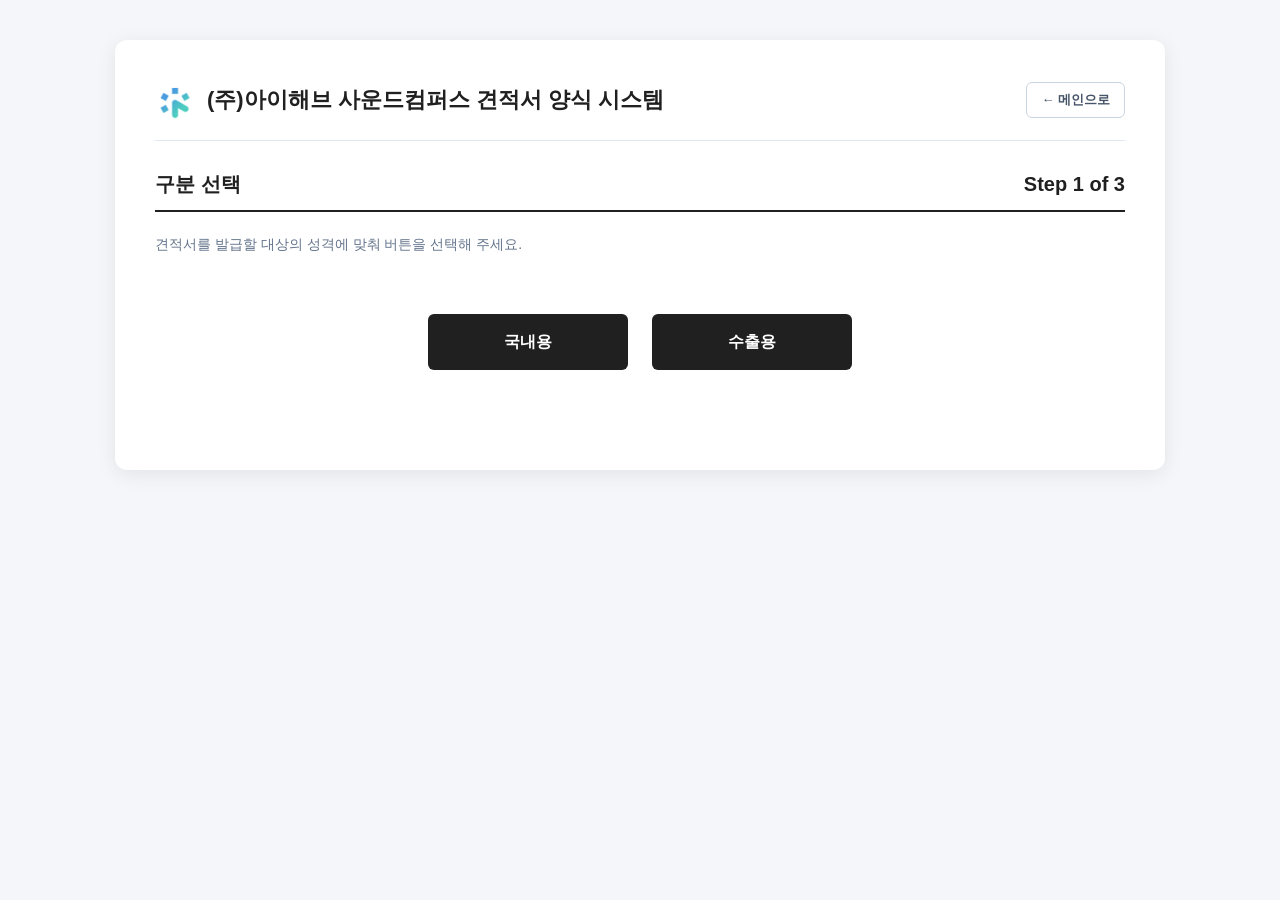
<file: soundcompass/index.html>
<html lang="ko">
<head>
    <meta charset="UTF-8">
    <meta name="viewport" content="width=device-width, initial-scale=1.0">
    <title>사운드컴퍼스 견적서</title>
    <link rel="stylesheet" href="style.css">
</head>
<body>

    <!-- App Flow Workspace Container -->
    <div class="app-container" id="workspaceContainer">

        <!-- Header Area Shared -->
        <div class="header-area">
            <div class="logo-title-group">
                <div class="logo-placeholder"><img src="logo-soundlocalization.png" alt="사운드컴퍼스 로고" style="width:80%;height:80%;margin-top:6px;object-fit:contain;border-radius:8px;"></div>
                <div class="main-title">(주)아이해브 사운드컴퍼스 견적서 양식 시스템</div>
            </div>
            <a href="../index.html" class="home-link">← 메인으로</a>
        </div>

        <!-- STEP 1: Main Target Select -->
        <div id="step1" class="step-section active">
            <div class="section-title">구분 선택 <span>Step 1 of 3</span></div>
            <p style="color: #64748b; font-size: 14px; margin-bottom: 30px;">견적서를 발급할 대상의 성격에 맞춰 버튼을 선택해 주세요.</p>
            <div class="type-btn-container">
                <button type="button" class="type-btn" onclick="selectType('center')">국내용</button>
                <button type="button" class="type-btn" onclick="selectType('export')">수출용</button>
            </div>

            <div id="savedListSection" class="saved-list-section" style="display:none;">
                <div class="saved-list-header">
                    <span class="saved-list-title">저장된 견적서</span>
                    <span class="saved-list-count" id="savedListCount"></span>
                </div>
                <div id="savedListContainer"></div>
            </div>
        </div>

        <!-- STEP 2: Option List Grid -->
        <div id="step2" class="step-section">
            <div class="section-title"><span id="typeTitleText">옵션 선택</span> <span>Step 2 of 3</span></div>
            <p style="color: #64748b; font-size: 14px; margin-bottom: 20px;" id="step2Desc">제공 품목 중 견적서에 포함할 옵션 1개를 선택하고 상세 구성을 확인해 주세요.</p>

            <!-- 국내용 문서 종류 (수출용은 Step 3 의 docSettingsBar 사용) -->
            <div class="doc-type-ko-bar" id="docTypeKoBar" style="display:none;">
                <span class="form-label">문서 종류</span>
                <label class="doc-type-radio">
                    <input type="radio" name="docTypeKo" value="quotation" checked onchange="onDocTypeKoChange(this.value)">
                    <span>견적서</span>
                </label>
                <label class="doc-type-radio">
                    <input type="radio" name="docTypeKo" value="statement" onchange="onDocTypeKoChange(this.value)">
                    <span>거래명세서</span>
                </label>
            </div>

            <div class="discount-toggle-bar">
                <label class="discount-toggle-label">
                    <input type="checkbox" id="discountToggle" onchange="toggleDiscount()">
                    <span>안내용 할인가 적용</span>
                </label>
                <span class="discount-toggle-desc" id="discountToggleDesc">체크 시 할인율과 할인가가 견적서에 표시됩니다</span>
            </div>

            <div class="options-grid" id="optionsContainer">
                <!-- Javascript will insert options dynamically here -->
            </div>

            <div class="action-footer">
                <button type="button" class="btn-secondary" onclick="goStep(1)">이전으로</button>
                <button type="button" class="btn-primary" onclick="validateAndGoStep3()">다음 단계로</button>
            </div>
        </div>

        <!-- STEP 3: Metadata and Values Inputs -->
        <div id="step3" class="step-section">
            <div class="section-title">상세 정보 입력 <span>Step 3 of 3</span></div>
            <p style="color: #64748b; font-size: 14px; margin-bottom: 24px;">고객 정보 및 금액 정보를 입력해 주세요. 세액과 총 합계 금액은 공급가액 입력 시 실시간 자동 계산됩니다.</p>

            <div class="doc-settings-bar" id="docSettingsBar" style="display:none;">
                <div class="form-group">
                    <label class="form-label">문서 종류</label>
                    <select id="inputDocType" class="form-input" onchange="onDocSettingsChange()">
                        <option value="quotation">Quotation (견적서)</option>
                        <option value="invoice">Invoice (청구서)</option>
                    </select>
                </div>
                <div class="form-group">
                    <label class="form-label">통화</label>
                    <select id="inputCurrency" class="form-input" onchange="onDocSettingsChange()">
                        <option value="KRW">KRW (원)</option>
                        <option value="USD">USD (달러)</option>
                    </select>
                </div>
            </div>

            <div class="item-order-section">
                <div class="item-order-title">품목 순서 <span id="itemOrderDesc">▲▼ 버튼으로 견적서에 표시될 순서를 바꿀 수 있습니다.</span></div>
                <div id="itemOrderList"></div>
            </div>

            <div class="form-grid">
                <div class="form-group">
                    <label class="form-label">고객명 (기관/병원명)</label>
                    <input type="text" id="inputClientName" class="form-input" placeholder="예: 미래청각재활센터">
                </div>
                <div class="form-group">
                    <label class="form-label">담당자명</label>
                    <input type="text" id="inputManagerName" class="form-input" placeholder="예: 홍길동 팀장">
                </div>
                <div class="form-group">
                    <label class="form-label" id="labelDate">견적일자</label>
                    <input type="date" id="inputDate" class="form-input">
                </div>
                <div class="form-group">
                    <label class="form-label">총 공급가액 (Step 2 합산, 자동계산)</label>
                    <input type="text" id="inputSupplyPrice" class="form-input" disabled value="0">
                </div>
                <div class="form-group" id="taxPriceGroup">
                    <label class="form-label">총 세액 (부가세 10% - 자동계산)</label>
                    <input type="text" id="inputTaxPrice" class="form-input" disabled value="0">
                </div>
                <div class="form-group">
                    <label class="form-label" id="labelTotalPrice">총 견적금액 (합계 - 자동계산)</label>
                    <input type="text" id="inputTotalPrice" class="form-input" disabled value="0">
                </div>
                <div class="form-group full-width">
                    <label class="form-label">비고 (특이사항)</label>
                    <textarea id="inputRemarks" class="form-input" placeholder="견적서 하단 비고란에 기재될 내용을 입력하세요."></textarea>
                </div>
            </div>

            <div class="action-footer">
                <button type="button" class="btn-secondary" onclick="goStep(2)">이전으로</button>
                <button type="button" class="btn-primary" onclick="generateInvoice()" id="btnGenerate">견적서 최종 생성</button>
            </div>
        </div>

    </div>

    <!-- STEP 4 View wrapper: Only visible after generation -->
    <div id="invoicePreviewWrapper" style="display: none; margin-bottom: 60px;">

        <div class="global-top-bar">
            <span id="generatedNotice">🎉 견적서 문서 생성이 완료되었습니다. 아래 인쇄 버튼을 누르거나 Ctrl+P로 저장 가능합니다.</span>
            <div style="display:flex; gap:10px;">
                <button class="btn-secondary" style="padding:6px 14px; font-size:13px; border:none;" onclick="resetSystem()">새로 만들기</button>                <button class="btn-primary" style="padding:6px 14px; font-size:13px; background-color:#499cdf;" onclick="printInvoice()">인쇄 / PDF 저장</button>
                <button class="btn-primary" style="padding:6px 14px; font-size:13px; background-color:#16a34a;" onclick="saveInvoice()">저장하기</button>
            </div>
        </div>

        <!-- Premium Invoice Structure Sheet -->
        <div class="invoice-paper">

            <!-- Main Content Top Area -->
            <div class="invoice-main-content">

                <!-- Table Layout Header -->
                <div class="invoice-header-grid">
                    <div class="invoice-header-cell">
                        <div class="invoice-logo-title">
                            <img class="invoice-logo-icon" src="logo-soundlocalization.png" alt="아이해브 로고">
                            <span class="invoice-brand-text" data-i18n="brand">사운드컴퍼스 견적서</span>
                        </div>
                    </div>
                    <div class="invoice-header-cell text-right">
                        <div class="company-info-block">
                            <div class="company-name-bold"><span data-i18n="companyName">(주)아이해브</span></div>
                            <div data-i18n="address"><span class="company-info-label">주소 :</span> 경기 안양시 동안구 흥안대로 457-25 605호</div>
                            <div data-i18n="phone"><span class="company-info-label">전화번호 :</span> 031-496-8330</div>
                            <div data-i18n="cell"></div>
                            <div data-i18n="email"><span class="company-info-label">이메일 :</span> support@ihab.co.kr</div>
                        </div>
                    </div>
                </div>

                <!-- Client and Meta List Row -->
                <div class="invoice-meta-grid">
                    <div class="invoice-meta-cell">
                        <div class="meta-label" data-i18n="recipient">견적 수신처</div>
                        <div class="meta-value-client" id="pdfClientName">-</div>
                        <div class="meta-value-sub" id="pdfManagerName">담당자: -</div>
                    </div>
                    <div class="invoice-meta-cell">
                        <ul class="meta-info-list">
                            <li class="meta-info-item"><span class="meta-info-key" data-i18n="numberKey">견적 번호:</span> <span id="pdfInvoiceNumber">-</span></li>
                            <li class="meta-info-item"><span class="meta-info-key" data-i18n="dateKey">견적 일자:</span> <span id="pdfDate">-</span></li>
                            <li class="meta-info-item" id="pdfValidityRow"><span class="meta-info-key" data-i18n="validityKey">유효 기한:</span> <span data-i18n="validityVal">발급일로부터 30일</span></li>
                        </ul>
                    </div>
                </div>

                <!-- Table Line Items -->
                <table class="invoice-table" id="invoiceTable">
                    <thead>
                        <tr>
                            <th class="col-code" style="width: 8%;" data-i18n="thCode">코드</th>
                            <th class="col-item" style="width: 44%;" data-i18n="thItem">품목명 및 상세 구성</th>
                            <th class="text-right" style="width: 7%;" data-i18n="thQty">수량</th>
                            <th class="text-right" style="width: 18%;" data-i18n="thUnit">단가 (공급가액)</th>
                            <th class="text-right" style="width: 23%;" data-i18n="thAmount">합계금액 (VAT 포함)</th>
                        </tr>
                    </thead>
                    <tbody id="invoiceTableBody">
                    </tbody>
                </table>

                <!-- Remarks Box -->
                <div class="remarks-container">
                    <div class="remarks-title" data-i18n="remarksTitle">비고 및 특이사항</div>
                    <div class="remarks-content" id="pdfRemarks">-</div>
                </div>

            </div>

            <!-- Bottom Accent Layout Banner -->
            <div class="invoice-bottom-banner">
                <table class="banner-table">
                    <thead>
                        <tr>
                            <th style="width: 40%;" class="banner-bank-col" data-i18n="bankTitle">입금 계좌 안내</th>
                            <th style="width: 25%;" class="banner-due-col" data-i18n="dueTitle">지급 기한</th>
                            <th class="text-right" style="width: 35%;" data-i18n="totalTitle">총 견적 금액 (합계)</th>
                        </tr>
                    </thead>
                    <tbody>
                        <tr>
                            <td class="banner-bank-col">
                                <div class="bank-info-text" data-i18n="bankInfo">
                                    신한은행 140-014-875639<br>
                                    예금주: (주)아이해브
                                </div>
                            </td>
                            <td class="banner-due-col">
                                <div class="due-date-text" id="pdfDueDateBanner">-</div>
                            </td>
                            <td class="text-right">
                                <div class="grand-total-text" id="pdfGrandTotalBanner">0원</div>
                            </td>
                        </tr>
                    </tbody>
                </table>

                <!-- Stamp Signature Block Row -->
                <div class="footer-sign-row">
                    <div class="thank-you-msg" data-i18n="thanks">귀사의 무궁한 발전을 기원합니다. 감사합니다.</div>
                    <div class="seal-wrapper">
                        <span data-i18n="sealLabel">(주)아이해브 대표이사</span>
                        <img class="seal-box" src="corp-stamp.png" alt="아이해브 직인">
                    </div>
                </div>

            </div>

        </div>
    </div>

    <script src="script.js"></script>
</body>
</html>
</file>
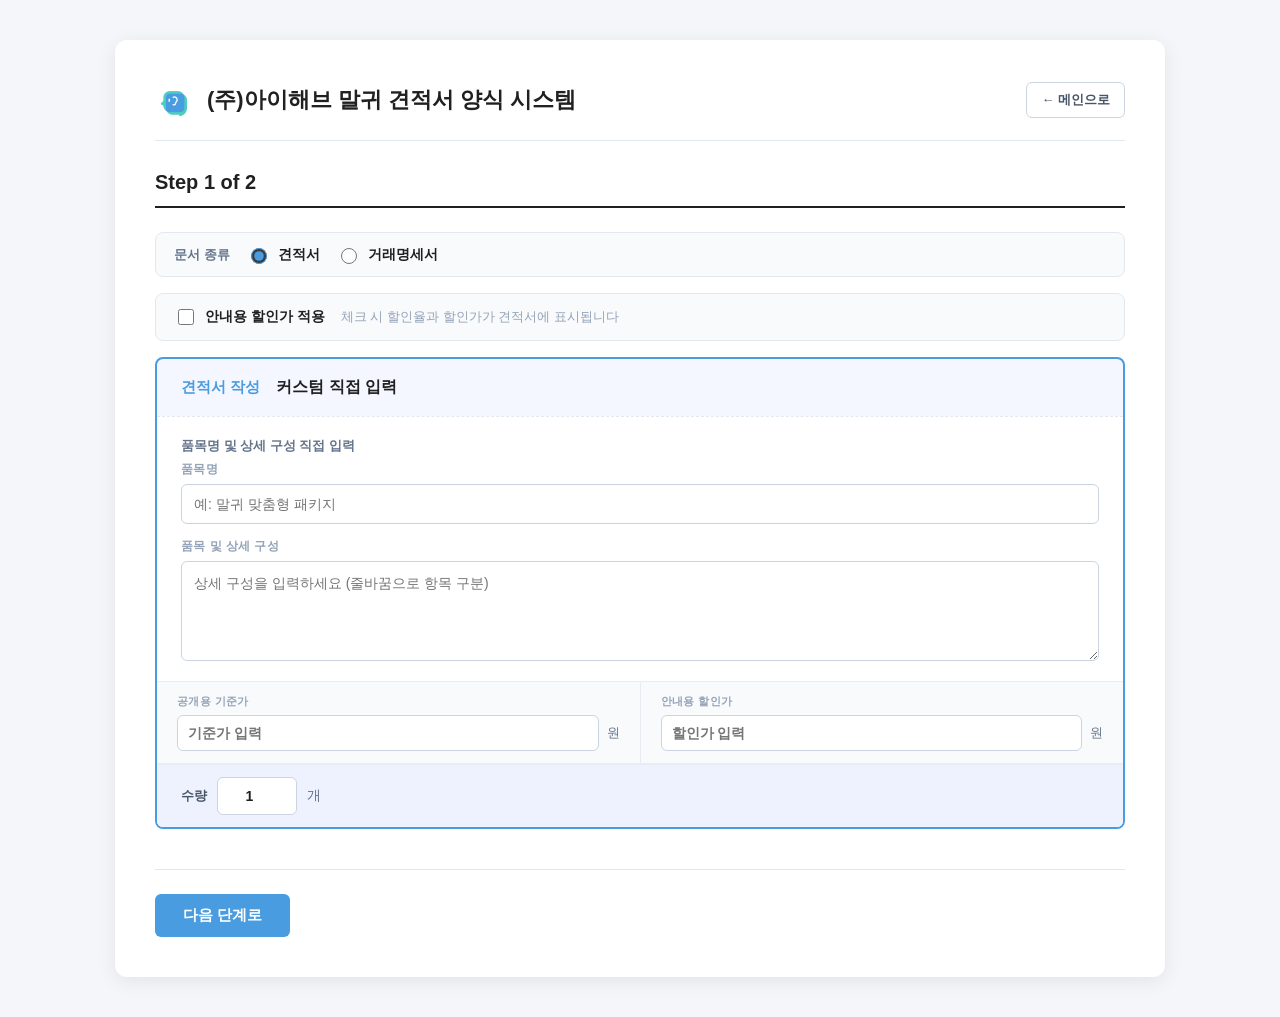
<file: speechear/index.html>
<html lang="ko">
<head>
    <meta charset="UTF-8">
    <meta name="viewport" content="width=device-width, initial-scale=1.0">
    <title>말귀견적서</title>
    <link rel="stylesheet" href="style.css">
</head>
<body>

    <!-- App Flow Workspace Container -->
    <div class="app-container" id="workspaceContainer">

        <!-- Header Area Shared -->
        <div class="header-area">
            <div class="logo-title-group">
                <div class="logo-placeholder"><img src="logo_256.png" alt="아이해브 로고" style="width:80%;height:80%;margin-top:6px;object-fit:contain;border-radius:8px;"></div>
                <div class="main-title">(주)아이해브 말귀 견적서 양식 시스템</div>
            </div>
            <a href="../index.html" class="home-link">← 메인으로</a>
        </div>

        <!-- STEP 1: Option List Grid -->
        <div id="step1" class="step-section active">
            <div class="section-title"><span>Step 1 of 2</span></div>

            <div id="savedListSection" class="saved-list-section" style="display:none;">
                <div class="saved-list-header" onclick="toggleSavedList()">
                    <div class="saved-list-header-left">
                        <span class="saved-list-title">저장된 문서</span>
                        <span class="saved-list-count" id="savedListCount"></span>
                    </div>
                    <span class="saved-list-toggle-icon" id="savedListToggleIcon">펼치기 ▾</span>
                </div>
                <div id="savedListContainer" style="display:none;"></div>
            </div>

            <div class="discount-toggle-bar">
                <span class="doc-type-title">문서 종류</span>
                <label class="discount-toggle-label">
                    <input type="radio" name="docType" value="quote" checked onchange="setDocType(this.value)">
                    <span>견적서</span>
                </label>
                <label class="discount-toggle-label">
                    <input type="radio" name="docType" value="statement" onchange="setDocType(this.value)">
                    <span>거래명세서</span>
                </label>
            </div>

            <div class="discount-toggle-bar">
                <label class="discount-toggle-label">
                    <input type="checkbox" id="discountToggle" onchange="toggleDiscount()">
                    <span>안내용 할인가 적용</span>
                </label>
                <span class="discount-toggle-desc">체크 시 할인율과 할인가가 견적서에 표시됩니다</span>
            </div>

            <div class="options-grid" id="optionsContainer">
                <!-- Javascript will insert options dynamically here -->
            </div>

            <div class="action-footer">
                <button type="button" class="btn-primary" onclick="validateAndGoStep2()">다음 단계로</button>
            </div>
        </div>

        <!-- STEP 2: Metadata and Values Inputs -->
        <div id="step2" class="step-section">
            <div class="section-title">상세 정보 입력 <span>Step 2 of 2</span></div>
            <p style="color: #64748b; font-size: 14px; margin-bottom: 24px;">고객 정보 및 금액 정보를 입력해 주세요. 세액과 총 합계 금액은 공급가액 입력 시 실시간 자동 계산됩니다.</p>

            <div class="form-grid">
                <div class="form-group">
                    <label class="form-label">고객명 (기관/병원명)</label>
                    <input type="text" id="inputClientName" class="form-input" placeholder="예: 미래청각재활센터">
                </div>
                <div class="form-group">
                    <label class="form-label">담당자명</label>
                    <input type="text" id="inputManagerName" class="form-input" placeholder="예: 홍길동 팀장">
                </div>
                <div class="form-group">
                    <label class="form-label" id="labelDate">견적일자</label>
                    <input type="date" id="inputDate" class="form-input">
                </div>
                <div class="form-group">
                    <label class="form-label">총 공급가액 (Step 2 합산, 자동계산)</label>
                    <input type="text" id="inputSupplyPrice" class="form-input" disabled value="0">
                </div>
                <div class="form-group">
                    <label class="form-label">총 세액 (부가세 10% - 자동계산)</label>
                    <input type="text" id="inputTaxPrice" class="form-input" disabled value="0">
                </div>
                <div class="form-group">
                    <label class="form-label">총 견적금액 (합계 - 자동계산)</label>
                    <input type="text" id="inputTotalPrice" class="form-input" disabled value="0">
                </div>
                <div class="form-group full-width">
                    <label class="form-label">비고 (특이사항)</label>
                    <textarea id="inputRemarks" class="form-input" placeholder="견적서 하단 비고란에 기재될 내용을 입력하세요."></textarea>
                </div>
            </div>

            <div class="action-footer">
                <button type="button" class="btn-secondary" onclick="goStep(1)">이전으로</button>
                <button type="button" class="btn-primary" onclick="generateInvoice()" id="btnGenerate">견적서 최종 생성</button>
            </div>
        </div>

    </div>

    <!-- STEP 4 View wrapper: Only visible after generation -->
    <div id="invoicePreviewWrapper" style="display: none; margin-bottom: 60px;">

        <div class="global-top-bar">
            <span>🎉 <span id="doneDocName">견적서</span> 문서 생성이 완료되었습니다. 아래 인쇄 버튼을 누르거나 Ctrl+P로 저장 가능합니다.</span>
            <div style="display:flex; gap:10px;">
                <button class="btn-secondary" style="padding:6px 14px; font-size:13px; border:none;" onclick="resetSystem()">새로 만들기</button>
                <button class="btn-primary" style="padding:6px 14px; font-size:13px; background-color:#499cdf;" onclick="printInvoice()">인쇄 / PDF 저장</button>
                <button class="btn-primary" style="padding:6px 14px; font-size:13px; background-color:#16a34a;" onclick="saveInvoice()">저장하기</button>
            </div>
        </div>

        <!-- Premium Invoice Structure Sheet -->
        <div class="invoice-paper">

            <!-- Main Content Top Area -->
            <div class="invoice-main-content">

                <!-- Table Layout Header -->
                <div class="invoice-header-grid">
                    <div class="invoice-header-cell">
                        <div class="invoice-logo-title">
                            <img class="invoice-logo-icon" src="logo_256.png" alt="아이해브 로고">
                            <span class="invoice-brand-text" id="pdfDocTitle">말귀 견적서</span>
                        </div>
                    </div>
                    <div class="invoice-header-cell text-right">
                        <div class="company-info-block">
                            <div class="company-name-bold">(주)아이해브</div>
                            <div><span class="company-info-label">주소 :</span> 경기 안양시 동안구 흥안대로 457-25 605호</div>
                            <div><span class="company-info-label">전화번호 :</span> 031-496-8330</div>
                            <div><span class="company-info-label">이메일 :</span> support@ihab.co.kr</div>
                        </div>
                    </div>
                </div>

                <!-- Client and Meta List Row -->
                <div class="invoice-meta-grid">
                    <div class="invoice-meta-cell">
                        <div class="meta-label" id="pdfRecipientLabel">견적 수신처</div>
                        <div class="meta-value-client" id="pdfClientName">-</div>
                        <div class="meta-value-sub" id="pdfManagerName">담당자: -</div>
                    </div>
                    <div class="invoice-meta-cell">
                        <ul class="meta-info-list">
                            <li class="meta-info-item"><span class="meta-info-key" id="pdfNumberLabel">견적 번호:</span> <span id="pdfInvoiceNumber">-</span></li>
                            <li class="meta-info-item"><span class="meta-info-key" id="pdfDateLabel">견적 일자:</span> <span id="pdfDate">-</span></li>
                            <li class="meta-info-item quote-only"><span class="meta-info-key">유효 기한:</span> 발급일로부터 30일</li>
                        </ul>
                    </div>
                </div>

                <!-- Table Line Items -->
                <table class="invoice-table">
                    <thead>
                        <tr>
                            <th style="width: 8%;">코드</th>
                            <th style="width: 44%;">품목명 및 상세 구성</th>
                            <th class="text-right" style="width: 7%;">수량</th>
                            <th class="text-right" style="width: 18%;">단가 (공급가액)</th>
                            <th class="text-right" style="width: 23%;">합계금액 (VAT 포함)</th>
                        </tr>
                    </thead>
                    <tbody id="invoiceTableBody">
                    </tbody>
                </table>

                <!-- Remarks Box -->
                <div class="remarks-container">
                    <div class="remarks-title">비고 및 특이사항</div>
                    <div class="remarks-content" id="pdfRemarks">-</div>
                </div>

            </div>

            <!-- Bottom Accent Layout Banner -->
            <div class="invoice-bottom-banner">
                <table class="banner-table">
                    <thead>
                        <tr>
                            <th class="quote-only" style="width: 40%;">입금 계좌 안내</th>
                            <th class="quote-only" style="width: 25%;">지급 기한</th>
                            <th class="text-right" style="width: 35%;" id="pdfTotalLabel">총 견적 금액 (합계)</th>
                        </tr>
                    </thead>
                    <tbody>
                        <tr>
                            <td class="quote-only">
                                <div class="bank-info-text">
                                    신한은행 140-014-875639<br>
                                    예금주: (주)아이해브
                                </div>
                            </td>
                            <td class="quote-only">
                                <div class="due-date-text" id="pdfDueDateBanner">-</div>
                            </td>
                            <td class="text-right">
                                <div class="grand-total-text" id="pdfGrandTotalBanner">0원</div>
                            </td>
                        </tr>
                    </tbody>
                </table>

                <!-- Stamp Signature Block Row -->
                <div class="footer-sign-row">
                    <div class="thank-you-msg">귀사의 무궁한 발전을 기원합니다. 감사합니다.</div>
                    <div class="seal-wrapper">
                        <span>(주)아이해브 대표이사</span>
                        <img class="seal-box" src="corp-stamp.png" alt="아이해브 직인">
                    </div>
                </div>

            </div>

        </div>
    </div>

    <script src="script.js"></script>
</body>
</html>
</file>
<file: soundcompass/style.css>
@font-face {
    font-family: 'Paperologi';
    src: url('https://cdn.jsdelivr.net/gh/projectnoonnu/2408-3@1.0/Paperlogy-7Bold.woff2') format('woff2');
    font-weight: 700;
    font-display: swap;
}
@font-face {
    font-family: 'Paperologi';
    src: url('https://cdn.jsdelivr.net/gh/projectnoonnu/2408-3@1.0/Paperlogy-9Black.woff2') format('woff2');
    font-weight: 900;
    font-display: swap;
}

/* Base Reset & Typography */
*, *::before, *::after {
    box-sizing: border-box;
    font-family: 'Noto Sans KR', 'Malgun Gothic', sans-serif;
}
body {
    margin: 0;
    padding: 0;
    background-color: #f5f6f9;
    color: #202020;
    display: flex;
    flex-direction: column;
    align-items: center;
}

/* Container Limit */
.app-container {
    width: 1050px;
    margin: 40px auto;
    background-color: #ffffff;
    box-shadow: 0 4px 20px rgba(0, 0, 0, 0.08);
    border-radius: 12px;
    overflow: hidden;
    padding: 40px;
}

/* Section Styling */
.step-section {
    display: none;
    animation: fadeIn 0.4s ease-in-out forwards;
}
.step-section.active {
    display: block;
}

@keyframes fadeIn {
    from { opacity: 0; transform: translateY(10px); }
    to { opacity: 1; transform: translateY(0); }
}

.section-title {
    font-size: 20px;
    font-weight: 700;
    margin-bottom: 24px;
    padding-bottom: 12px;
    border-bottom: 2px solid #202020;
    display: flex;
    align-items: center;
    justify-content: space-between;
}

/* STEP 1: Top Navigation & Main Type Selection */
.header-area {
    display: flex;
    align-items: center;
    justify-content: space-between;
    margin-bottom: 30px;
    padding-bottom: 20px;
    border-bottom: 1px solid #e2e8f0;
}
.logo-title-group {
    display: flex;
    align-items: center;
    gap: 12px;
}
.logo-placeholder {
    width: 40px;
    height: 40px;
    border-radius: 8px;
    display: flex;
    align-items: center;
    justify-content: center;
    color: #fff;
    font-weight: bold;
    font-size: 14px;
}
.main-title {
    font-size: 22px;
    font-weight: 700;
    color: #202020;
}
.type-btn-container {
    display: flex;
    justify-content: center;
    gap: 24px;
    margin: 60px 0;
}
.type-btn {
    width: 200px;
    height: 56px;
    background-color: #202020;
    color: #ffffff;
    font-size: 16px;
    font-weight: 600;
    border: none;
    border-radius: 6px;
    cursor: pointer;
    transition: all 0.2s ease;
    display: flex;
    align-items: center;
    justify-content: center;
}
.type-btn:hover {
    background-color: #499cdf;
    transform: translateY(-2px);
}

/* STEP 2: Option Selection Grid */
.discount-toggle-bar {
    display: flex;
    align-items: center;
    gap: 16px;
    padding: 12px 18px;
    margin-bottom: 16px;
    background-color: #f8fafc;
    border: 1px solid #e2e8f0;
    border-radius: 8px;
}
.discount-toggle-label {
    display: flex;
    align-items: center;
    gap: 8px;
    font-size: 14px;
    font-weight: 700;
    color: #202020;
    cursor: pointer;
    white-space: nowrap;
}
.discount-toggle-label input[type="checkbox"] {
    width: 16px;
    height: 16px;
    accent-color: #499cdf;
    cursor: pointer;
}
.discount-toggle-desc {
    font-size: 13px;
    color: #94a3b8;
}
.options-grid {
    display: grid;
    grid-template-columns: 1fr;
    gap: 16px;
    margin-bottom: 30px;
}
.option-card {
    border: 1px solid #e2e8f0;
    border-radius: 8px;
    background-color: #fcfdfe;
    overflow: hidden;
    transition: border-color 0.2s;
}
.option-card:hover {
    border-color: #499cdf;
}
.option-card.selected {
    border: 2px solid #499cdf;
    background-color: #f4f7ff;
}
.option-header {
    padding: 18px 24px;
    display: flex;
    align-items: center;
    justify-content: space-between;
    cursor: pointer;
}
.option-headline-left {
    display: flex;
    align-items: center;
    gap: 16px;
}
.option-checkbox {
    width: 18px;
    height: 18px;
    accent-color: #499cdf;
    cursor: pointer;
    flex-shrink: 0;
}
.option-price-row {
    display: none;
    align-items: center;
    gap: 12px;
    padding: 14px 24px;
    border-top: 1px solid #e8edf3;
    background-color: #f8fafc;
}
.option-price-row.visible {
    display: flex;
}
.option-price-label {
    font-size: 13px;
    font-weight: 600;
    color: #475569;
    white-space: nowrap;
}
.option-price-input {
    width: 220px;
    height: 40px;
    padding: 0 12px;
    border: 1px solid #cbd5e1;
    border-radius: 6px;
    font-size: 14px;
    color: #202020;
    outline: none;
    transition: border-color 0.2s;
}
.option-price-input:focus {
    border-color: #499cdf;
    box-shadow: 0 0 0 3px rgba(65, 102, 225, 0.1);
}
.option-price-unit {
    font-size: 14px;
    color: #64748b;
}
.option-qty-row {
    display: none;
    align-items: center;
    gap: 10px;
    padding: 12px 24px;
    border-top: 1px solid #e8edf3;
    background-color: #eef2ff;
}
.option-qty-row.visible { display: flex; }
.option-qty-label {
    font-size: 13px;
    font-weight: 600;
    color: #475569;
    white-space: nowrap;
}
.option-qty-input {
    width: 80px;
    height: 38px;
    padding: 0 10px;
    border: 1px solid #cbd5e1;
    border-radius: 6px;
    font-size: 14px;
    font-weight: 600;
    color: #202020;
    outline: none;
    transition: border-color 0.2s;
    text-align: center;
}
.option-qty-input:focus { border-color: #499cdf; box-shadow: 0 0 0 3px rgba(65,102,225,0.1); }
.option-qty-unit { font-size: 14px; color: #64748b; }
.invoice-summary-row td {
    border-top: 2px solid #202020;
    border-bottom: none;
    padding-top: 16px;
    padding-bottom: 16px;
}
.option-number {
    font-weight: 700;
    color: #499cdf;
    font-size: 15px;
}
.option-product-name {
    font-weight: 600;
    font-size: 16px;
    color: #202020;
}
.toggle-btn {
    background: none;
    border: 1px solid #cbd5e1;
    padding: 6px 12px;
    font-size: 12px;
    border-radius: 4px;
    cursor: pointer;
    color: #64748b;
    transition: all 0.2s;
}
.toggle-btn:hover {
    background-color: #f1f5f9;
    color: #202020;
}
.option-body {
    display: none;
    padding: 20px 24px;
    background-color: #ffffff;
    border-top: 1px dashed #e2e8f0;
}
.option-body.expanded {
    display: block;
}
.composition-title {
    font-size: 13px;
    font-weight: 700;
    color: #64748b;
    margin-bottom: 6px;
    text-transform: uppercase;
}
.composition-text {
    font-size: 14px;
    line-height: 1.6;
    color: #475569;
}
.desc-l1 { font-weight: 700; font-size: 14px; color: #202020; margin: 8px 0 3px; }
.desc-l1::before { content: "* "; }
.desc-l1:first-child { margin-top: 0; }
.desc-l2 { font-weight:600; font-size: 16px; color: #303030; margin: 4px 0; }
.desc-l3 { font-size: 14px; color: #64748b; margin: 1px 0; }
.desc-l3::before { content: "· "; }
.desc-l4::before { content: "- "; }
.table-item-desc .desc-l1 { display: none; }

/* 센터 옵션 가격 정보 */
.option-price-info {
    display: flex;
    border-top: 1px solid #e8edf3;
    background-color: #f8fafc;
}
.price-info-col {
    flex: 1;
    padding: 12px 20px;
    border-right: 1px solid #e8edf3;
}
.price-info-col:last-child { border-right: none; }
.price-info-label {
    font-size: 11px;
    font-weight: 700;
    color: #94a3b8;
    text-transform: uppercase;
    letter-spacing: 0.4px;
    margin-bottom: 4px;
}
.price-info-value {
    font-size: 15px;
    font-weight: 700;
    color: #475569;
}
.price-info-value.highlight { color: #499cdf; }
.price-info-badge {
    display: inline-block;
    background-color: #499cdf;
    color: #fff;
    font-size: 11px;
    font-weight: 700;
    padding: 1px 6px;
    border-radius: 3px;
    margin-left: 4px;
    vertical-align: middle;
}

/* 견적서 할인가 표시 */
.rate-base {
    font-size: 13px;
    color: #94a3b8;
    text-decoration: line-through;
    margin-bottom: 2px;
}
.rate-discount {
    font-size: 18px;
    font-weight: 700;
    color: #202020;
}
.rate-badge {
    display: inline-block;
    background-color: #499cdf;
    color: #fff;
    font-size: 10px;
    font-weight: 700;
    padding: 1px 5px;
    border-radius: 3px;
    margin-left: 3px;
    vertical-align: middle;
}
.desc-l4 { padding-left: 18px; font-size: 12px; color: #94a3b8; margin: 1px 0; }

/* STEP 3: Document Language / Currency Settings */
/* STEP 3: 국내용 문서 종류 (견적서/거래명세서) */
.doc-type-ko-bar {
    display: flex;
    align-items: center;
    flex-wrap: wrap;
    gap: 20px;
    padding: 18px;
    margin-bottom: 24px;
    background-color: #f8fafc;
    border: 1px solid #e2e8f0;
    border-radius: 8px;
}
.doc-type-ko-bar .form-label { margin: 0; }
.doc-type-radio {
    display: inline-flex;
    align-items: center;
    gap: 6px;
    font-size: 14px;
    font-weight: 600;
    color: #202020;
    cursor: pointer;
}
.doc-type-radio input[type="radio"] {
    width: 16px;
    height: 16px;
    margin: 0;
    accent-color: #499cdf;
    cursor: pointer;
}
.doc-settings-bar {
    display: grid;
    grid-template-columns: repeat(2, minmax(0, 1fr));
    gap: 16px;
    padding: 18px;
    margin-bottom: 24px;
    background-color: #f8fafc;
    border: 1px solid #e2e8f0;
    border-radius: 8px;
}
.doc-settings-bar .form-input {
    height: 42px;
    background-color: #fff;
}
/* STEP 3: 품목 순서 (수출 USD 는 단가 입력 포함) */
.item-order-section {
    padding: 18px;
    margin-bottom: 24px;
    background-color: #f8fafc;
    border: 1px solid #e2e8f0;
    border-radius: 8px;
}
.item-order-title {
    font-size: 14px;
    font-weight: 700;
    color: #202020;
    margin-bottom: 10px;
}
.item-order-title span {
    font-size: 12px;
    font-weight: 400;
    color: #94a3b8;
    margin-left: 8px;
}
.item-order-row {
    display: grid;
    grid-template-columns: 64px minmax(0, 1fr) 160px;
    align-items: center;
    gap: 12px;
    padding: 8px 0;
    border-bottom: 1px solid #e8edf3;
    font-size: 13px;
    color: #475569;
}
.item-order-row.with-usd {
    grid-template-columns: 64px minmax(0, 1fr) 70px 200px;
}
.item-order-row:last-child { border-bottom: none; }
.item-order-btns {
    display: flex;
    gap: 4px;
}
.item-order-btn {
    width: 28px;
    height: 28px;
    border: 1px solid #cbd5e1;
    border-radius: 6px;
    background-color: #fff;
    color: #475569;
    font-size: 11px;
    cursor: pointer;
}
.item-order-btn:hover:not(:disabled) {
    border-color: #499cdf;
    color: #499cdf;
}
.item-order-btn:disabled {
    opacity: 0.35;
    cursor: not-allowed;
}
.item-order-name { font-weight: 600; color: #202020; }
.item-order-meta { text-align: right; }
.item-order-row .custom-price-input-wrap {
    margin-top: 0;
    min-width: 0;
}
.item-order-row .custom-price-field {
    width: 100%;
    min-width: 0;
    text-align: right;
}

/* STEP 3: Form Input Fields */
.form-grid {
    display: grid;
    grid-template-columns: repeat(2, 1fr);
    gap: 24px;
    margin-bottom: 30px;
}
.form-group {
    display: flex;
    flex-direction: column;
    gap: 8px;
}
.form-group.full-width {
    grid-column: span 2;
}
.form-label {
    font-size: 14px;
    font-weight: 600;
    color: #475569;
}
.form-input {
    width: 100%;
    height: 48px;
    padding: 0 16px;
    border: 1px solid #cbd5e1;
    border-radius: 6px;
    font-size: 15px;
    color: #202020;
    outline: none;
    transition: border-color 0.2s;
}
.form-input:focus {
    border-color: #499cdf;
    box-shadow: 0 0 0 3px rgba(65, 102, 225, 0.1);
}
.form-input:disabled {
    background-color: #f1f5f9;
    color: #64748b;
    cursor: not-allowed;
}
textarea.form-input {
    height: 120px;
    padding: 16px;
    resize: none;
}

/* Action Footer Buttons */
.action-footer {
    display: flex;
    justify-content: space-between;
    align-items: center;
    margin-top: 40px;
    padding-top: 24px;
    border-top: 1px solid #e2e8f0;
}
.btn-secondary {
    background-color: #ffffff;
    color: #475569;
    border: 1px solid #cbd5e1;
    padding: 12px 24px;
    font-size: 15px;
    font-weight: 600;
    border-radius: 6px;
    cursor: pointer;
    transition: all 0.2s;
}
.btn-secondary:hover {
    background-color: #f8fafc;
    color: #202020;
}
.btn-primary {
    background-color: #499cdf;
    color: #ffffff;
    border: none;
    padding: 12px 28px;
    font-size: 15px;
    font-weight: 600;
    border-radius: 6px;
    cursor: pointer;
    transition: all 0.2s;
}
.btn-primary:hover {
    background-color: #2b4ec7;
}

/* STEP 4: Beautiful Premium Invoice Template Layout (Inspired by image) */
.invoice-paper {
    width: 1050px;
    min-height: 1485px;
    background-color: #ffffff;
    box-shadow: 0 0 30px rgba(0,0,0,0.05);
    margin: 20px auto;
    position: relative;
    display: flex;
    flex-direction: column;
    justify-content: space-between;
    color: #202020;
}

.invoice-main-content {
    padding: 0px 64px 40px 64px;
}

.invoice-header-grid {
    display: table;
    width: calc(100% + 128px);
    background-color: #f8fafc;
    margin-left: -64px;
    margin-right: -64px;
    padding: 40px 64px;
    margin-bottom: 40px;
}
.invoice-header-cell {
    display: table-cell;
    vertical-align: middle;
}

.invoice-logo-title {
    display: flex;
    align-items: center;
    gap: 14px;
    margin-bottom: 12px;
}
.invoice-logo-icon {
    width: 44px;
    height: 44spx;
    object-fit: fill;
}
.invoice-brand-text {
    font-family: 'Paperologi', 'Noto Sans KR', sans-serif;
    font-size: 34px;
    font-weight: 700;
    color: #202020;
}
.invoice-brand-text.brand-export { font-weight: 900; }
.invoice-type-badge {
    font-size: 13px;
    color: #94a3b8;
    font-weight: 500;
}

.company-info-block {
    text-align: right;
    font-size: 14px;
    line-height: 1.6;
    color: #475569;
}
.company-name-bold {
    font-size: 15px;
    font-family: 'Paperologi', 'Noto Sans KR', sans-serif;
    font-weight: 700;
    color: #202020;
    margin-bottom: 6px;
}
/* 전체 * 규칙(Noto Sans KR)이 안쪽 span 에 직접 적용되므로 하위 요소도 Paperologi 로 지정 */
.company-name-bold * {
    font-family: 'Paperologi', 'Noto Sans KR', sans-serif;
}
.company-info-label {
    color: #94a3b8;
}

/* Meta Row: Client Info vs Metadata */
.invoice-meta-grid {
    display: table;
    width: 100%;
    margin-bottom: 60px;
}
.invoice-meta-cell {
    display: table-cell;
    vertical-align: top;
}
/* 수신처는 남은 폭 전체 사용, 우측 견적 정보는 내용 폭 + 32px 간격 */
.invoice-meta-cell:last-child {
    width: 1%;
    white-space: nowrap;
    padding-left: 32px;
}

.meta-label {
    font-size: 14px;
    color: #94a3b8;
    text-transform: uppercase;
    margin-bottom: 8px;
    letter-spacing: 0.5px;
}
.meta-value-client {
    font-size: 26px;
    font-weight: 700;
    color: #202020;
    margin-bottom: 12px;
}
.meta-value-sub {
    font-size: 16px;
    color: #475569;
}

.meta-info-list {
    list-style: none;
    padding: 0;
    margin: 0;
    text-align: right;
}
.meta-info-item {
    font-size: 14px;
    margin-bottom: 6px;
    color: #475569;
}
.meta-info-key {
    display: inline-block;
    min-width: 76px;
    white-space: nowrap;
    color: #94a3b8;
    font-size: 14px;
    margin-right: 4px;
}

/* Table Line Items matching image style */
.invoice-table {
    width: 100%;
    border-collapse: collapse;
    margin-bottom: 0;
}
.invoice-table th {
    /*background-color: #f8fafc;*/
    border-top : 1px solid #eaeff3;
    border-bottom: 1px solid #eaeff3;
    background-color: #f9f9f9;
    padding: 12px 8px;
    text-align: left;
    font-size: 14px;
    color: #64748b;
    text-transform: uppercase;
    letter-spacing: 0.5px;
    font-weight: 400;
}
.invoice-table td {
    padding: 20px 8px;
    border-bottom: 1px solid #eaeff3;
    vertical-align: top;
}

.table-item-title {
    font-weight: 700;
    font-size: 20px;
    color: #202020;
    margin-bottom: 8px;
}
.table-item-desc {
    font-size: 14px;
    color: #303030;
    line-height: 1.8;
    max-width: 500px;
}

.text-right {
    text-align: right !important;
}
.text-center {
    text-align: center !important;
}

.invoice-table td.rate-cell,
.invoice-table td.qty-cell {
    font-size: 18px;
    color: #303030;
    font-weight: 500;
    vertical-align: middle;
}
.invoice-table td.total-cell {
    font-size: 18px;
    font-weight: 700;
    color: #499cdf;
    vertical-align: middle;
}
.invoice-table td:nth-child(1),
.invoice-table td:nth-child(3) {
    vertical-align: middle;
}

/* 수출 문서: CODE 열 숨김, 품목명 열이 그 폭을 사용 */
.invoice-table.no-code .col-code { display: none; }
.invoice-table.no-code th.col-item { width: 52% !important; }

/* Remarks/Notes Box */
.remarks-container {
    margin-top: 40px;
    padding: 20px 0px;
}
.remarks-title {
    font-size: 14px;
    color: #94a3b8;
    text-transform: uppercase;
    margin-bottom: 6px;
}
.remarks-content {
    font-size: 14px;
    line-height: 1.6;
    color: #475569;
    white-space: pre-line;
}

/* Bottom Gray Status Banner matching image style */
.invoice-bottom-banner {
    background-color: #f8fafc;
    padding: 36px 64px;
}

.banner-table {
    width: 100%;
    border-collapse: collapse;
}
.banner-table th {
    text-align: left;
    font-size: 12px;
    color: #64748b;
    font-weight: 700;
    text-transform: uppercase;
    padding-bottom: 10px;
    letter-spacing: 0.5px;
}
.banner-table td {
    vertical-align: middle;
    font-size: 14px;
    color: #202020;
}
/* 입금 계좌 정보와 지급 기한 사이 간격 */
.banner-table th:nth-child(2),
.banner-table td:nth-child(2) {
    padding-left: 40px;
}

.bank-info-text {
    line-height: 1.6;
    font-weight: 500;
}
.due-date-text {
    font-size: 20px;
    color: #202020;
}
.grand-total-text {
    font-size: 26px;
    font-weight: 800;
    color: #499cdf;
}

/* Seal / Stamp Position Wrapper */
.footer-sign-row {
    margin-top: 40px;
    display: flex;
    justify-content: space-between;
    align-items: center;
    border-top: 1px solid #dcdbd8;
    padding-top: 24px;
}
.thank-you-msg {
    font-size: 14px;
    font-weight: 600;
    color: #202020;
    display: flex;
    align-items: center;
    gap: 6px;
}
.thank-you-msg span {
    color: #e11d48;
}

.seal-wrapper {
    display: flex;
    align-items: center;
    gap: 12px;
    font-weight: 700;
    font-size: 14px;
    color: #202020;
}
.seal-box {
    width: 80px;
    height: 80px;
    object-fit: contain;
    transform: rotate(-10deg);
}

/* Step 2 패키지 옵션 가격 수정 박스 */
.price-edit-box {
    display: flex;
    border: 1px solid #e8edf3;
    border-radius: 6px;
    overflow: hidden;
    margin-top: 6px;
}

/* Controls for printing/editing at the very top of view */
.global-top-bar {
    width: 1050px;
    margin: 20px auto 0 auto;
    display: flex;
    justify-content: space-between;
    align-items: center;
    background: #202020;
    padding: 12px 24px;
    border-radius: 8px;
    color: white;
}
.global-top-bar span {
    font-size: 14px;
    font-weight: 500;
}

/* Saved Invoice List */
.saved-list-section {
    margin-top: 40px;
    padding-top: 32px;
    border-top: 1px solid #e2e8f0;
}
.saved-list-header {
    display: flex;
    align-items: center;
    justify-content: space-between;
    margin-bottom: 14px;
}
.saved-list-title {
    font-size: 15px;
    font-weight: 700;
    color: #202020;
}
.saved-list-count {
    font-size: 13px;
    color: #94a3b8;
}
.saved-item-card {
    display: flex;
    align-items: center;
    justify-content: space-between;
    padding: 16px 20px;
    border: 1px solid #e2e8f0;
    border-radius: 8px;
    margin-bottom: 10px;
    background-color: #fcfdfe;
    transition: border-color 0.2s;
}
.saved-item-card:hover {
    border-color: #499cdf;
}
.saved-item-client {
    font-weight: 700;
    font-size: 15px;
    color: #202020;
    margin-bottom: 5px;
}
.saved-item-meta {
    font-size: 13px;
    color: #64748b;
}
.saved-item-actions {
    display: flex;
    gap: 8px;
    flex-shrink: 0;
}
.btn-danger {
    background-color: #ffffff;
    color: #e11d48;
    border: 1px solid #fecdd3;
    padding: 6px 14px;
    font-size: 13px;
    font-weight: 600;
    border-radius: 6px;
    cursor: pointer;
    transition: all 0.2s;
}
.btn-danger:hover {
    background-color: #fff1f2;
}

/* 커스텀 옵션 (옵션12) 입력 영역 */
.custom-price-section {
    border-top: 1px solid #e8edf3;
    background-color: #f8fafc;
}
.custom-price-inputs {
    display: flex;
    border-bottom: 1px solid #e8edf3;
}
.price-input-col {
    flex: 1;
    padding: 12px 20px;
    border-right: 1px solid #e8edf3;
}
.price-input-col:last-child { border-right: none; }
.custom-price-input-wrap {
    display: flex;
    align-items: center;
    gap: 8px;
    margin-top: 6px;
}
.custom-price-field {
    flex: 1;
    height: 36px;
    padding: 0 10px;
    border: 1px solid #cbd5e1;
    border-radius: 6px;
    font-size: 14px;
    font-weight: 600;
    color: #202020;
    outline: none;
    transition: border-color 0.2s;
    background-color: #fff;
}
.custom-price-field:focus {
    border-color: #499cdf;
    box-shadow: 0 0 0 3px rgba(73, 156, 223, 0.12);
}
.custom-price-unit {
    font-size: 13px;
    color: #64748b;
    white-space: nowrap;
}
.custom-field-group {
    display: flex;
    flex-direction: column;
    gap: 6px;
    margin-bottom: 14px;
}
.custom-field-group:last-child { margin-bottom: 0; }
.custom-field-label {
    font-size: 12px;
    font-weight: 700;
    color: #94a3b8;
    text-transform: uppercase;
    letter-spacing: 0.4px;
}
.custom-field-input {
    width: 100%;
    height: 40px;
    padding: 0 12px;
    border: 1px solid #cbd5e1;
    border-radius: 6px;
    font-size: 14px;
    color: #202020;
    outline: none;
    transition: border-color 0.2s;
    background-color: #fff;
}
.custom-field-input:focus {
    border-color: #499cdf;
    box-shadow: 0 0 0 3px rgba(73, 156, 223, 0.12);
}
.custom-field-textarea {
    width: 100%;
    min-height: 100px;
    padding: 10px 12px;
    border: 1px solid #cbd5e1;
    border-radius: 6px;
    font-size: 14px;
    color: #202020;
    outline: none;
    resize: vertical;
    line-height: 1.7;
    transition: border-color 0.2s;
    background-color: #fff;
    font-family: 'Noto Sans KR', 'Malgun Gothic', sans-serif;
}
.custom-field-textarea:focus {
    border-color: #499cdf;
    box-shadow: 0 0 0 3px rgba(73, 156, 223, 0.12);
}

/* 커스텀 옵션: 다른 옵션 상세 구성 항목 체크박스 선택 */
.custom-pick-list {
    display: flex;
    flex-direction: column;
    gap: 2px;
    padding: 10px 12px;
    border: 1px solid #cbd5e1;
    border-radius: 6px;
    background-color: #fff;
}
.custom-pick {
    display: flex;
    align-items: flex-start;
    gap: 8px;
    padding: 4px 0;
    font-size: 14px;
    color: #202020;
    line-height: 1.5;
    cursor: pointer;
}
.custom-pick input[type="checkbox"] {
    flex: none;
    width: 16px;
    height: 16px;
    margin: 2px 0 0;
    accent-color: #499cdf;
    cursor: pointer;
}
.custom-pick-l1 { font-weight: 700; }
.custom-pick-l1:not(:first-child) { margin-top: 8px; }
.custom-pick-l2 { padding-left: 20px; font-weight: 600; }
.custom-pick-l3 { padding-left: 40px; color: #475569; }
.custom-pick-textarea { margin: 4px 0 0 24px; width: calc(100% - 24px); }

/* 가격 입력 필드 스크롤 휠로 인한 값 변경 방지 — 스피너 제거 */
.custom-price-field::-webkit-outer-spin-button,
.custom-price-field::-webkit-inner-spin-button,
.option-price-input::-webkit-outer-spin-button,
.option-price-input::-webkit-inner-spin-button,
.custom-field-input[type="number"]::-webkit-outer-spin-button,
.custom-field-input[type="number"]::-webkit-inner-spin-button {
    -webkit-appearance: none;
    margin: 0;
}
.custom-price-field,
.option-price-input,
.custom-field-input[type="number"] {
    -moz-appearance: textfield;
    appearance: textfield;
}

/* ── 반응형: 입력 화면(Step 1~3)과 상단 버튼바만 대응, 견적서 용지(.invoice-paper)는 고정 폭 유지 ── */
@media screen and (max-width: 1100px) {
    .app-container,
    .global-top-bar {
        width: auto;
        max-width: calc(100% - 32px);
    }
    .app-container { width: calc(100% - 32px); }
    /* 좁은 화면에서 견적서 용지가 왼쪽으로 잘리지 않고 가로 스크롤되도록 */
    #invoicePreviewWrapper {
        width: 100%;
        overflow-x: auto;
    }
}

@media screen and (max-width: 640px) {
    body { background-color: #ffffff; }
    .app-container {
        width: 100%;
        max-width: 100%;
        margin: 0;
        padding: 20px 16px 28px;
        border-radius: 0;
        box-shadow: none;
    }

    /* 헤더 */
    .header-area { margin-bottom: 20px; padding-bottom: 14px; }
    .logo-title-group { gap: 8px; }
    .logo-placeholder { width: 34px; height: 34px; flex-shrink: 0; }
    .main-title { font-size: 16px; line-height: 1.4; word-break: keep-all; }
    .section-title { font-size: 17px; margin-bottom: 16px; gap: 8px; }
    .section-title > span:last-child { font-size: 12px; font-weight: 500; color: #94a3b8; white-space: nowrap; }
    .step-section > p { font-size: 13px !important; margin-bottom: 16px !important; word-break: keep-all; }

    /* Step 1 */
    .type-btn-container { flex-direction: column; gap: 12px; margin: 28px 0; }
    .type-btn { width: 100%; height: 54px; }
    .saved-list-section { margin-top: 28px; padding-top: 22px; }
    .saved-item-card { flex-direction: column; align-items: stretch; gap: 12px; padding: 14px; }
    .saved-item-meta { line-height: 1.5; word-break: keep-all; }
    .saved-item-actions > button { flex: 1; padding: 10px 0 !important; }

    /* Step 2 */
    .doc-type-ko-bar { gap: 14px; padding: 14px; margin-bottom: 14px; }
    .discount-toggle-bar { flex-wrap: wrap; gap: 4px 12px; padding: 12px 14px; }
    .discount-toggle-desc { font-size: 12px; }
    .option-header { padding: 14px; align-items: flex-start; gap: 10px; }
    .option-headline-left { gap: 8px 10px; flex-wrap: wrap; min-width: 0; }
    .option-checkbox { margin-top: 2px; }
    .option-number { font-size: 14px; }
    .option-product-name { font-size: 14px; line-height: 1.45; word-break: keep-all; flex-basis: 100%; }
    .toggle-btn { flex-shrink: 0; padding: 6px 10px; }
    .option-body { padding: 16px 14px; }
    .desc-l2 { font-size: 14px; }
    .desc-l3, .desc-l1 { font-size: 13px; }
    .option-price-info,
    .custom-price-inputs,
    .price-edit-box { flex-direction: column; }
    .price-info-col,
    .price-input-col { border-right: none; border-bottom: 1px solid #e8edf3; padding: 10px 14px; }
    .price-info-col:last-child,
    .price-input-col:last-child { border-bottom: none; }
    .option-qty-row,
    .option-price-row { padding: 12px 14px; flex-wrap: wrap; }
    .custom-pick-l2 { padding-left: 14px; }
    .custom-pick-l3 { padding-left: 28px; }
    .custom-pick-textarea { margin-left: 0; width: 100%; }

    /* Step 3 */
    .doc-settings-bar { grid-template-columns: 1fr; gap: 12px; padding: 14px; }
    .item-order-section { padding: 14px; }
    .item-order-title span { display: block; margin: 4px 0 0; line-height: 1.5; }
    .item-order-row,
    .item-order-row.with-usd { grid-template-columns: 64px minmax(0, 1fr); row-gap: 6px; }
    .item-order-name { line-height: 1.45; word-break: keep-all; }
    .item-order-meta,
    .item-order-row .custom-price-input-wrap { grid-column: 2; text-align: left; }
    .form-grid { grid-template-columns: 1fr; gap: 16px; margin-bottom: 20px; }
    .form-group.full-width { grid-column: auto; }
    .form-input { height: 46px; }

    /* iOS 입력칸 포커스 시 자동 확대 방지 (16px 미만이면 확대됨) */
    .form-input,
    .custom-field-input,
    .custom-field-textarea,
    .custom-price-field,
    .option-price-input,
    .option-qty-input { font-size: 16px; }

    /* 하단 이전/다음 버튼 */
    .action-footer { gap: 10px; margin-top: 28px; padding-top: 18px; }
    .action-footer > button { flex: 1; padding: 14px 10px; }

    /* 결과 화면 상단 버튼바 (견적서 용지는 그대로) */
    .global-top-bar {
        max-width: calc(100% - 24px);
        margin-top: 12px;
        flex-direction: column;
        align-items: stretch;
        gap: 10px;
        padding: 12px;
    }
    .global-top-bar span { font-size: 13px; line-height: 1.5; text-align: center; word-break: keep-all; }
    .global-top-bar > div { flex-wrap: wrap; }
    .global-top-bar > div > button { flex: 1; padding: 10px 8px !important; white-space: nowrap; }
}

/* 상단 '메인으로' 링크 (허브 페이지로 이동) */
.home-link {
    flex-shrink: 0;
    padding: 8px 14px;
    border: 1px solid #cbd5e1;
    border-radius: 6px;
    font-size: 13px;
    font-weight: 600;
    color: #475569;
    text-decoration: none;
    white-space: nowrap;
    transition: all 0.2s;
}
.home-link:hover { border-color: #499cdf; color: #499cdf; }
@media screen and (max-width: 640px) {
    .header-area { gap: 10px; }
    .home-link { padding: 6px 10px; font-size: 12px; }
}

@media print {
    @page {
        size: A4 portrait;
        margin: 0;
    }

    body {
        background: white;
        display: block;
        margin: 0;
        padding: 0;
        -webkit-print-color-adjust: exact;
        print-color-adjust: exact;
    }

    .global-top-bar,
    .app-container {
        display: none !important;
    }

    #invoicePreviewWrapper {
        display: block !important;
        margin: 0 !important;
        padding: 0 !important;
    }

    /* 1050px → A4(794px) 비율로 축소: 794/1050 ≈ 0.756 */
    /* 높이도 동일 비율: 1485px × 0.756 ≈ 1123px (A4 높이) */
    .invoice-paper {
        width: 1050px;
        min-height: 1485px;
        margin: 0;
        box-shadow: none;
        zoom: 0.756;
    }
}
</file>
<file: speechear/style.css>
@font-face {
    font-family: 'Paperologi';
    src: url('https://cdn.jsdelivr.net/gh/projectnoonnu/2408-3@1.0/Paperlogy-7Bold.woff2') format('woff2');
    font-weight: 700;
    font-display: swap;
}

/* Base Reset & Typography */
*, *::before, *::after {
    box-sizing: border-box;
    font-family: 'Noto Sans KR', 'Malgun Gothic', sans-serif;
}
body {
    margin: 0;
    padding: 0;
    background-color: #f5f6f9;
    color: #202020;
    display: flex;
    flex-direction: column;
    align-items: center;
}

/* Container Limit */
.app-container {
    width: 1050px;
    margin: 40px auto;
    background-color: #ffffff;
    box-shadow: 0 4px 20px rgba(0, 0, 0, 0.08);
    border-radius: 12px;
    overflow: hidden;
    padding: 40px;
}

/* Section Styling */
.step-section {
    display: none;
    animation: fadeIn 0.4s ease-in-out forwards;
}
.step-section.active {
    display: block;
}

@keyframes fadeIn {
    from { opacity: 0; transform: translateY(10px); }
    to { opacity: 1; transform: translateY(0); }
}

.section-title {
    font-size: 20px;
    font-weight: 700;
    margin-bottom: 24px;
    padding-bottom: 12px;
    border-bottom: 2px solid #202020;
    display: flex;
    align-items: center;
    justify-content: space-between;
}

/* STEP 1: Top Navigation & Main Type Selection */
.header-area {
    display: flex;
    align-items: center;
    justify-content: space-between;
    margin-bottom: 30px;
    padding-bottom: 20px;
    border-bottom: 1px solid #e2e8f0;
}
.logo-title-group {
    display: flex;
    align-items: center;
    gap: 12px;
}
.logo-placeholder {
    width: 40px;
    height: 40px;
    border-radius: 8px;
    display: flex;
    align-items: center;
    justify-content: center;
    color: #fff;
    font-weight: bold;
    font-size: 14px;
}
.main-title {
    font-size: 22px;
    font-weight: 700;
    color: #202020;
}
.type-btn-container {
    display: flex;
    justify-content: center;
    gap: 24px;
    margin: 60px 0;
}
.type-btn {
    width: 200px;
    height: 56px;
    background-color: #202020;
    color: #ffffff;
    font-size: 16px;
    font-weight: 600;
    border: none;
    border-radius: 6px;
    cursor: pointer;
    transition: all 0.2s ease;
    display: flex;
    align-items: center;
    justify-content: center;
}
.type-btn:hover {
    background-color: #499cdf;
    transform: translateY(-2px);
}

/* STEP 2: Option Selection Grid */
.discount-toggle-bar {
    display: flex;
    align-items: center;
    gap: 16px;
    padding: 12px 18px;
    margin-bottom: 16px;
    background-color: #f8fafc;
    border: 1px solid #e2e8f0;
    border-radius: 8px;
}
.discount-toggle-label {
    display: flex;
    align-items: center;
    gap: 8px;
    font-size: 14px;
    font-weight: 700;
    color: #202020;
    cursor: pointer;
    white-space: nowrap;
}
.discount-toggle-label input[type="checkbox"] {
    width: 16px;
    height: 16px;
    accent-color: #499cdf;
    cursor: pointer;
}
.discount-toggle-label input[type="radio"] {
    width: 16px;
    height: 16px;
    accent-color: #499cdf;
    cursor: pointer;
}
.doc-type-title {
    font-size: 13px;
    font-weight: 700;
    color: #64748b;
}
/* 거래명세서 모드에서는 견적서 전용 영역 숨김 */
.doc-statement .quote-only {
    display: none !important;
}
.discount-toggle-desc {
    font-size: 13px;
    color: #94a3b8;
}
.options-grid {
    display: grid;
    grid-template-columns: 1fr;
    gap: 16px;
    margin-bottom: 30px;
}
.option-card {
    border: 1px solid #e2e8f0;
    border-radius: 8px;
    background-color: #fcfdfe;
    overflow: hidden;
    transition: border-color 0.2s;
}
.option-card:hover {
    border-color: #499cdf;
}
.option-card.selected {
    border: 2px solid #499cdf;
    background-color: #f4f7ff;
}
.option-header {
    padding: 18px 24px;
    display: flex;
    align-items: center;
    justify-content: space-between;
    cursor: pointer;
}
.option-headline-left {
    display: flex;
    align-items: center;
    gap: 16px;
}
.option-checkbox {
    width: 18px;
    height: 18px;
    accent-color: #499cdf;
    cursor: pointer;
    flex-shrink: 0;
}
.option-price-row {
    display: none;
    align-items: center;
    gap: 12px;
    padding: 14px 24px;
    border-top: 1px solid #e8edf3;
    background-color: #f8fafc;
}
.option-price-row.visible {
    display: flex;
}
.option-price-label {
    font-size: 13px;
    font-weight: 600;
    color: #475569;
    white-space: nowrap;
}
.option-price-input {
    width: 220px;
    height: 40px;
    padding: 0 12px;
    border: 1px solid #cbd5e1;
    border-radius: 6px;
    font-size: 14px;
    color: #202020;
    outline: none;
    transition: border-color 0.2s;
}
.option-price-input:focus {
    border-color: #499cdf;
    box-shadow: 0 0 0 3px rgba(65, 102, 225, 0.1);
}
.option-price-unit {
    font-size: 14px;
    color: #64748b;
}
.option-qty-row {
    display: none;
    align-items: center;
    gap: 10px;
    padding: 12px 24px;
    border-top: 1px solid #e8edf3;
    background-color: #eef2ff;
}
.option-qty-row.visible { display: flex; }
.option-qty-label {
    font-size: 13px;
    font-weight: 600;
    color: #475569;
    white-space: nowrap;
}
.option-qty-input {
    width: 80px;
    height: 38px;
    padding: 0 10px;
    border: 1px solid #cbd5e1;
    border-radius: 6px;
    font-size: 14px;
    font-weight: 600;
    color: #202020;
    outline: none;
    transition: border-color 0.2s;
    text-align: center;
}
.option-qty-input:focus { border-color: #499cdf; box-shadow: 0 0 0 3px rgba(65,102,225,0.1); }
.option-qty-unit { font-size: 14px; color: #64748b; }
.invoice-summary-row td {
    border-top: 2px solid #202020;
    border-bottom: none;
    padding-top: 16px;
    padding-bottom: 16px;
}
.option-number {
    font-weight: 700;
    color: #499cdf;
    font-size: 15px;
}
.option-product-name {
    font-weight: 600;
    font-size: 16px;
    color: #202020;
}
.toggle-btn {
    background: none;
    border: 1px solid #cbd5e1;
    padding: 6px 12px;
    font-size: 12px;
    border-radius: 4px;
    cursor: pointer;
    color: #64748b;
    transition: all 0.2s;
}
.toggle-btn:hover {
    background-color: #f1f5f9;
    color: #202020;
}
.option-body {
    display: none;
    padding: 20px 24px;
    background-color: #ffffff;
    border-top: 1px dashed #e2e8f0;
}
.option-body.expanded {
    display: block;
}
.composition-title {
    font-size: 13px;
    font-weight: 700;
    color: #64748b;
    margin-bottom: 6px;
    text-transform: uppercase;
}
.composition-text {
    font-size: 14px;
    line-height: 1.6;
    color: #475569;
}
.desc-l1 { font-weight: 700; font-size: 14px; color: #202020; margin: 8px 0 3px; }
.desc-l1::before { content: "* "; }
.desc-l1:first-child { margin-top: 0; }
.desc-l2 { font-weight:600; font-size: 16px; color: #303030; margin: 4px 0; }
.desc-l3 { font-size: 14px; color: #64748b; margin: 1px 0; }
.desc-l3::before { content: "· "; }
.desc-l4::before { content: "- "; }
.table-item-desc .desc-l1 { display: none; }

/* 센터 옵션 가격 정보 */
.option-price-info {
    display: flex;
    border-top: 1px solid #e8edf3;
    background-color: #f8fafc;
}
.price-info-col {
    flex: 1;
    padding: 12px 20px;
    border-right: 1px solid #e8edf3;
}
.price-info-col:last-child { border-right: none; }
.price-info-label {
    font-size: 11px;
    font-weight: 700;
    color: #94a3b8;
    text-transform: uppercase;
    letter-spacing: 0.4px;
    margin-bottom: 4px;
}
.price-info-value {
    font-size: 15px;
    font-weight: 700;
    color: #475569;
}
.price-info-value.highlight { color: #499cdf; }
.price-info-badge {
    display: inline-block;
    background-color: #499cdf;
    color: #fff;
    font-size: 11px;
    font-weight: 700;
    padding: 1px 6px;
    border-radius: 3px;
    margin-left: 4px;
    vertical-align: middle;
}

/* 견적서 할인가 표시 */
.rate-base {
    font-size: 13px;
    color: #94a3b8;
    text-decoration: line-through;
    margin-bottom: 2px;
}
.rate-discount {
    font-size: 18px;
    font-weight: 700;
    color: #202020;
}
.rate-badge {
    display: inline-block;
    background-color: #499cdf;
    color: #fff;
    font-size: 10px;
    font-weight: 700;
    padding: 1px 5px;
    border-radius: 3px;
    margin-left: 3px;
    vertical-align: middle;
}
.desc-l4 { padding-left: 18px; font-size: 12px; color: #94a3b8; margin: 1px 0; }

/* STEP 3: Form Input Fields */
.form-grid {
    display: grid;
    grid-template-columns: repeat(2, 1fr);
    gap: 24px;
    margin-bottom: 30px;
}
.form-group {
    display: flex;
    flex-direction: column;
    gap: 8px;
}
.form-group.full-width {
    grid-column: span 2;
}
.form-label {
    font-size: 14px;
    font-weight: 600;
    color: #475569;
}
.form-input {
    width: 100%;
    height: 48px;
    padding: 0 16px;
    border: 1px solid #cbd5e1;
    border-radius: 6px;
    font-size: 15px;
    color: #202020;
    outline: none;
    transition: border-color 0.2s;
}
.form-input:focus {
    border-color: #499cdf;
    box-shadow: 0 0 0 3px rgba(65, 102, 225, 0.1);
}
.form-input:disabled {
    background-color: #f1f5f9;
    color: #64748b;
    cursor: not-allowed;
}
textarea.form-input {
    height: 120px;
    padding: 16px;
    resize: none;
}

/* Action Footer Buttons */
.action-footer {
    display: flex;
    justify-content: space-between;
    align-items: center;
    margin-top: 40px;
    padding-top: 24px;
    border-top: 1px solid #e2e8f0;
}
.btn-secondary {
    background-color: #ffffff;
    color: #475569;
    border: 1px solid #cbd5e1;
    padding: 12px 24px;
    font-size: 15px;
    font-weight: 600;
    border-radius: 6px;
    cursor: pointer;
    transition: all 0.2s;
}
.btn-secondary:hover {
    background-color: #f8fafc;
    color: #202020;
}
.btn-primary {
    background-color: #499cdf;
    color: #ffffff;
    border: none;
    padding: 12px 28px;
    font-size: 15px;
    font-weight: 600;
    border-radius: 6px;
    cursor: pointer;
    transition: all 0.2s;
}
.btn-primary:hover {
    background-color: #2b4ec7;
}

/* STEP 4: Beautiful Premium Invoice Template Layout (Inspired by image) */
.invoice-paper {
    width: 1050px;
    min-height: 1485px;
    background-color: #ffffff;
    box-shadow: 0 0 30px rgba(0,0,0,0.05);
    margin: 20px auto;
    position: relative;
    display: flex;
    flex-direction: column;
    justify-content: space-between;
    color: #202020;
}

.invoice-main-content {
    padding: 0px 64px 40px 64px;
}

.invoice-header-grid {
    display: table;
    width: calc(100% + 128px);
    background-color: #f8fafc;
    margin-left: -64px;
    margin-right: -64px;
    padding: 40px 64px;
    margin-bottom: 40px;
}
.invoice-header-cell {
    display: table-cell;
    vertical-align: middle;
}

.invoice-logo-title {
    display: flex;
    align-items: center;
    gap: 14px;
    margin-bottom: 12px;
}
.invoice-logo-icon {
    width: 44px;
    height: 44spx;
    object-fit: fill;
}
.invoice-brand-text {
    font-family: 'Paperologi', 'Noto Sans KR', sans-serif;
    font-size: 34px;
    font-weight: 700;
    color: #202020;
}
.invoice-type-badge {
    font-size: 13px;
    color: #94a3b8;
    font-weight: 500;
}

.company-info-block {
    text-align: right;
    font-size: 14px;
    line-height: 1.6;
    color: #475569;
}
.company-name-bold {
    font-size: 15px;
    font-family: 'Paperologi', 'Noto Sans KR', sans-serif;
    font-weight: 700;
    color: #202020;
    margin-bottom: 6px;
}
.company-info-label {
    color: #94a3b8;
}

/* Meta Row: Client Info vs Metadata */
.invoice-meta-grid {
    display: table;
    width: 100%;
    margin-bottom: 60px;
}
.invoice-meta-cell {
    display: table-cell;
    vertical-align: top;
    width: 50%;
}

.meta-label {
    font-size: 14px;
    color: #94a3b8;
    text-transform: uppercase;
    margin-bottom: 8px;
    letter-spacing: 0.5px;
}
.meta-value-client {
    font-size: 26px;
    font-weight: 700;
    color: #202020;
    margin-bottom: 12px;
}
.meta-value-sub {
    font-size: 16px;
    color: #475569;
}

.meta-info-list {
    list-style: none;
    padding: 0;
    margin: 0;
    text-align: right;
}
.meta-info-item {
    font-size: 14px;
    margin-bottom: 6px;
    color: #475569;
}
.meta-info-key {
    display: inline-block;
    width: 76px;
    color: #94a3b8;
    font-size: 14px;
    margin-right: 4px;
}

/* Table Line Items matching image style */
.invoice-table {
    width: 100%;
    border-collapse: collapse;
    margin-bottom: 0;
}
.invoice-table th {
    /*background-color: #f8fafc;*/
    border-top : 1px solid #eaeff3;
    border-bottom: 1px solid #eaeff3;
    background-color: #f9f9f9;
    padding: 12px 8px;
    text-align: left;
    font-size: 14px;
    color: #64748b;
    text-transform: uppercase;
    letter-spacing: 0.5px;
    font-weight: 400;
}
.invoice-table td {
    padding: 20px 8px;
    border-bottom: 1px solid #eaeff3;
    vertical-align: top;
}

.table-item-title {
    font-weight: 700;
    font-size: 20px;
    color: #202020;
    margin-bottom: 8px;
}
.table-item-desc {
    font-size: 14px;
    color: #303030;
    line-height: 1.8;
    max-width: 500px;
}

.text-right {
    text-align: right !important;
}
.text-center {
    text-align: center !important;
}

.invoice-table td.rate-cell,
.invoice-table td.qty-cell {
    font-size: 18px;
    color: #303030;
    font-weight: 500;
    vertical-align: middle;
}
.invoice-table td.total-cell {
    font-size: 18px;
    font-weight: 700;
    color: #499cdf;
    vertical-align: middle;
}
.invoice-table td:nth-child(1),
.invoice-table td:nth-child(3) {
    vertical-align: middle;
}

/* Remarks/Notes Box */
.remarks-container {
    margin-top: 40px;
    padding: 20px 0px;
}
.remarks-title {
    font-size: 14px;
    color: #94a3b8;
    text-transform: uppercase;
    margin-bottom: 6px;
}
.remarks-content {
    font-size: 14px;
    line-height: 1.6;
    color: #475569;
    white-space: pre-line;
}

/* Bottom Gray Status Banner matching image style */
.invoice-bottom-banner {
    background-color: #f8fafc;
    padding: 36px 64px;
}

.banner-table {
    width: 100%;
    border-collapse: collapse;
}
.banner-table th {
    text-align: left;
    font-size: 12px;
    color: #64748b;
    font-weight: 700;
    text-transform: uppercase;
    padding-bottom: 10px;
    letter-spacing: 0.5px;
}
.banner-table td {
    vertical-align: middle;
    font-size: 14px;
    color: #202020;
}

.bank-info-text {
    line-height: 1.6;
    font-weight: 500;
}
.due-date-text {
    font-size: 20px;
    color: #202020;
}
.grand-total-text {
    font-size: 26px;
    font-weight: 800;
    color: #499cdf;
}

/* Seal / Stamp Position Wrapper */
.footer-sign-row {
    margin-top: 40px;
    display: flex;
    justify-content: space-between;
    align-items: center;
    border-top: 1px solid #dcdbd8;
    padding-top: 24px;
}
.thank-you-msg {
    font-size: 14px;
    font-weight: 600;
    color: #202020;
    display: flex;
    align-items: center;
    gap: 6px;
}
.thank-you-msg span {
    color: #e11d48;
}

.seal-wrapper {
    display: flex;
    align-items: center;
    gap: 12px;
    font-weight: 700;
    font-size: 14px;
    color: #202020;
}
.seal-box {
    width: 80px;
    height: 80px;
    object-fit: contain;
    transform: rotate(-10deg);
}

/* Controls for printing/editing at the very top of view */
.global-top-bar {
    width: 1050px;
    margin: 20px auto 0 auto;
    display: flex;
    justify-content: space-between;
    align-items: center;
    background: #202020;
    padding: 12px 24px;
    border-radius: 8px;
    color: white;
}
.global-top-bar span {
    font-size: 14px;
    font-weight: 500;
}

/* Saved Invoice List */
.saved-list-section {
    margin-top: 40px;
    margin-bottom: 32px;
    padding-top: 32px;
    padding-bottom: 32px;
    border-top: 1px solid #e2e8f0;
    border-bottom: 1px solid #e2e8f0;
}
.saved-list-header {
    display: flex;
    align-items: center;
    justify-content: space-between;
    margin-bottom: 0;
    cursor: pointer;
    user-select: none;
}
.saved-list-header-left {
    display: flex;
    align-items: center;
    gap: 8px;
}
.saved-list-title {
    font-size: 15px;
    font-weight: 700;
    color: #202020;
}
.saved-list-count {
    font-size: 13px;
    color: #94a3b8;
}
.saved-list-toggle-icon {
    font-size: 13px;
    color: #499cdf;
    font-weight: 600;
}
#savedListContainer {
    margin-top: 14px;
}
.saved-item-card {
    display: flex;
    align-items: center;
    justify-content: space-between;
    padding: 16px 20px;
    border: 1px solid #e2e8f0;
    border-radius: 8px;
    margin-bottom: 10px;
    background-color: #fcfdfe;
    transition: border-color 0.2s;
}
.saved-item-card:hover {
    border-color: #499cdf;
}
.saved-item-client {
    font-weight: 700;
    font-size: 15px;
    color: #202020;
    margin-bottom: 5px;
}
.saved-item-meta {
    font-size: 13px;
    color: #64748b;
}
.saved-item-actions {
    display: flex;
    gap: 8px;
    flex-shrink: 0;
}
.btn-danger {
    background-color: #ffffff;
    color: #e11d48;
    border: 1px solid #fecdd3;
    padding: 6px 14px;
    font-size: 13px;
    font-weight: 600;
    border-radius: 6px;
    cursor: pointer;
    transition: all 0.2s;
}
.btn-danger:hover {
    background-color: #fff1f2;
}

/* 커스텀 옵션 (옵션12) 입력 영역 */
.custom-price-section {
    border-top: 1px solid #e8edf3;
    background-color: #f8fafc;
}
.custom-price-inputs {
    display: flex;
    border-bottom: 1px solid #e8edf3;
}
.price-input-col {
    flex: 1;
    padding: 12px 20px;
    border-right: 1px solid #e8edf3;
}
.price-input-col:last-child { border-right: none; }
.custom-price-input-wrap {
    display: flex;
    align-items: center;
    gap: 8px;
    margin-top: 6px;
}
.custom-price-field {
    flex: 1;
    height: 36px;
    padding: 0 10px;
    border: 1px solid #cbd5e1;
    border-radius: 6px;
    font-size: 14px;
    font-weight: 600;
    color: #202020;
    outline: none;
    transition: border-color 0.2s;
    background-color: #fff;
}
.custom-price-field:focus {
    border-color: #499cdf;
    box-shadow: 0 0 0 3px rgba(73, 156, 223, 0.12);
}
.custom-price-unit {
    font-size: 13px;
    color: #64748b;
    white-space: nowrap;
}
.custom-field-group {
    display: flex;
    flex-direction: column;
    gap: 6px;
    margin-bottom: 14px;
}
.custom-field-group:last-child { margin-bottom: 0; }
.custom-field-label {
    font-size: 12px;
    font-weight: 700;
    color: #94a3b8;
    text-transform: uppercase;
    letter-spacing: 0.4px;
}
.custom-field-input {
    width: 100%;
    height: 40px;
    padding: 0 12px;
    border: 1px solid #cbd5e1;
    border-radius: 6px;
    font-size: 14px;
    color: #202020;
    outline: none;
    transition: border-color 0.2s;
    background-color: #fff;
}
.custom-field-input:focus {
    border-color: #499cdf;
    box-shadow: 0 0 0 3px rgba(73, 156, 223, 0.12);
}
.custom-field-textarea {
    width: 100%;
    min-height: 100px;
    padding: 10px 12px;
    border: 1px solid #cbd5e1;
    border-radius: 6px;
    font-size: 14px;
    color: #202020;
    outline: none;
    resize: vertical;
    line-height: 1.7;
    transition: border-color 0.2s;
    background-color: #fff;
    font-family: 'Noto Sans KR', 'Malgun Gothic', sans-serif;
}
.custom-field-textarea:focus {
    border-color: #499cdf;
    box-shadow: 0 0 0 3px rgba(73, 156, 223, 0.12);
}

/* 가격 입력 필드 스크롤 휠로 인한 값 변경 방지 — 스피너 제거 */
.custom-price-field::-webkit-outer-spin-button,
.custom-price-field::-webkit-inner-spin-button,
.option-price-input::-webkit-outer-spin-button,
.option-price-input::-webkit-inner-spin-button,
.custom-field-input[type="number"]::-webkit-outer-spin-button,
.custom-field-input[type="number"]::-webkit-inner-spin-button {
    -webkit-appearance: none;
    margin: 0;
}
.custom-price-field,
.option-price-input,
.custom-field-input[type="number"] {
    -moz-appearance: textfield;
    appearance: textfield;
}

/* 상단 '메인으로' 링크 (허브 페이지로 이동) */
.home-link {
    flex-shrink: 0;
    padding: 8px 14px;
    border: 1px solid #cbd5e1;
    border-radius: 6px;
    font-size: 13px;
    font-weight: 600;
    color: #475569;
    text-decoration: none;
    white-space: nowrap;
    transition: all 0.2s;
}
.home-link:hover { border-color: #499cdf; color: #499cdf; }
@media screen and (max-width: 640px) {
    .header-area { gap: 10px; }
    .home-link { padding: 6px 10px; font-size: 12px; }
}

/* Step 1 패키지 옵션 가격 수정 박스 */
.price-edit-box {
    display: flex;
    border: 1px solid #e8edf3;
    border-radius: 6px;
    overflow: hidden;
    margin-top: 6px;
}

/* ── 반응형: 사운드컴퍼스와 같은 기준(1100px / 640px). 입력 화면과 상단 버튼바만 대응, 견적서 용지(.invoice-paper)는 고정 폭 유지 ── */
@media screen and (max-width: 1100px) {
    .app-container,
    .global-top-bar {
        width: auto;
        max-width: calc(100% - 32px);
    }
    .app-container { width: calc(100% - 32px); }
    /* 좁은 화면에서 견적서 용지가 왼쪽으로 잘리지 않고 가로 스크롤되도록 */
    #invoicePreviewWrapper {
        width: 100%;
        overflow-x: auto;
    }
}

@media screen and (max-width: 640px) {
    body { background-color: #ffffff; }
    .app-container {
        width: 100%;
        max-width: 100%;
        margin: 0;
        padding: 20px 16px 28px;
        border-radius: 0;
        box-shadow: none;
    }

    /* 헤더 */
    .header-area { margin-bottom: 20px; padding-bottom: 14px; }
    .logo-title-group { gap: 8px; min-width: 0; }
    .logo-placeholder { width: 34px; height: 34px; flex-shrink: 0; }
    .main-title { font-size: 16px; line-height: 1.4; word-break: keep-all; }
    .section-title { font-size: 17px; margin-bottom: 16px; gap: 8px; }
    .section-title > span:last-child { font-size: 12px; font-weight: 500; color: #94a3b8; white-space: nowrap; }
    .step-section > p { font-size: 13px !important; margin-bottom: 16px !important; word-break: keep-all; }

    /* 저장된 문서 목록 */
    .saved-list-section { margin-top: 0; margin-bottom: 20px; padding: 16px 0; }
    .saved-item-card { flex-direction: column; align-items: stretch; gap: 12px; padding: 14px; }
    .saved-item-meta { line-height: 1.5; word-break: keep-all; }
    .saved-item-actions > button { flex: 1; padding: 10px 0 !important; }

    /* Step 1: 문서 종류 / 할인 / 옵션 카드 */
    .discount-toggle-bar { flex-wrap: wrap; gap: 8px 14px; padding: 12px 14px; }
    .discount-toggle-desc { font-size: 12px; }
    .option-header { padding: 14px; align-items: flex-start; gap: 10px; }
    .option-headline-left { gap: 8px 10px; flex-wrap: wrap; min-width: 0; }
    .option-checkbox { margin-top: 2px; }
    .option-number { font-size: 14px; }
    .option-product-name { font-size: 14px; line-height: 1.45; word-break: keep-all; flex-basis: 100%; }
    .toggle-btn { flex-shrink: 0; padding: 6px 10px; }
    .option-body { padding: 16px 14px; }
    .desc-l2 { font-size: 14px; }
    .desc-l3, .desc-l1 { font-size: 13px; }
    .option-price-info,
    .custom-price-inputs,
    .price-edit-box { flex-direction: column; }
    .price-info-col,
    .price-input-col { border-right: none; border-bottom: 1px solid #e8edf3; padding: 10px 14px; }
    .price-info-col:last-child,
    .price-input-col:last-child { border-bottom: none; }
    .option-qty-row,
    .option-price-row { padding: 12px 14px; flex-wrap: wrap; }

    /* Step 2: 상세 정보 입력 */
    .form-grid { grid-template-columns: 1fr; gap: 16px; margin-bottom: 20px; }
    .form-group.full-width { grid-column: auto; }
    .form-input { height: 46px; }

    /* iOS 입력칸 포커스 시 자동 확대 방지 (16px 미만이면 확대됨) */
    .form-input,
    .custom-field-input,
    .custom-field-textarea,
    .custom-price-field,
    .option-price-input,
    .option-qty-input { font-size: 16px; }

    /* 하단 이전/다음 버튼 */
    .action-footer { gap: 10px; margin-top: 28px; padding-top: 18px; }
    .action-footer > button { flex: 1; padding: 14px 10px; }

    /* 결과 화면 상단 버튼바 (견적서 용지는 그대로) */
    .global-top-bar {
        max-width: calc(100% - 24px);
        margin-top: 12px;
        flex-direction: column;
        align-items: stretch;
        gap: 10px;
        padding: 12px;
    }
    .global-top-bar > span { font-size: 13px; line-height: 1.5; text-align: center; word-break: keep-all; }
    .global-top-bar > div { flex-wrap: wrap; }
    .global-top-bar > div > button { flex: 1; padding: 10px 8px !important; white-space: nowrap; }
}

@media print {
    @page {
        size: A4 portrait;
        margin: 0;
    }

    body {
        background: white;
        display: block;
        margin: 0;
        padding: 0;
        -webkit-print-color-adjust: exact;
        print-color-adjust: exact;
    }

    .global-top-bar,
    .app-container {
        display: none !important;
    }

    #invoicePreviewWrapper {
        display: block !important;
        margin: 0 !important;
        padding: 0 !important;
    }

    /* 1050px → A4(794px) 비율로 축소: 794/1050 ≈ 0.756 */
    /* 높이도 동일 비율: 1485px × 0.756 ≈ 1123px (A4 높이) */
    .invoice-paper {
        width: 1050px;
        min-height: 1485px;
        margin: 0;
        box-shadow: none;
        zoom: 0.756;
    }
}
</file>
